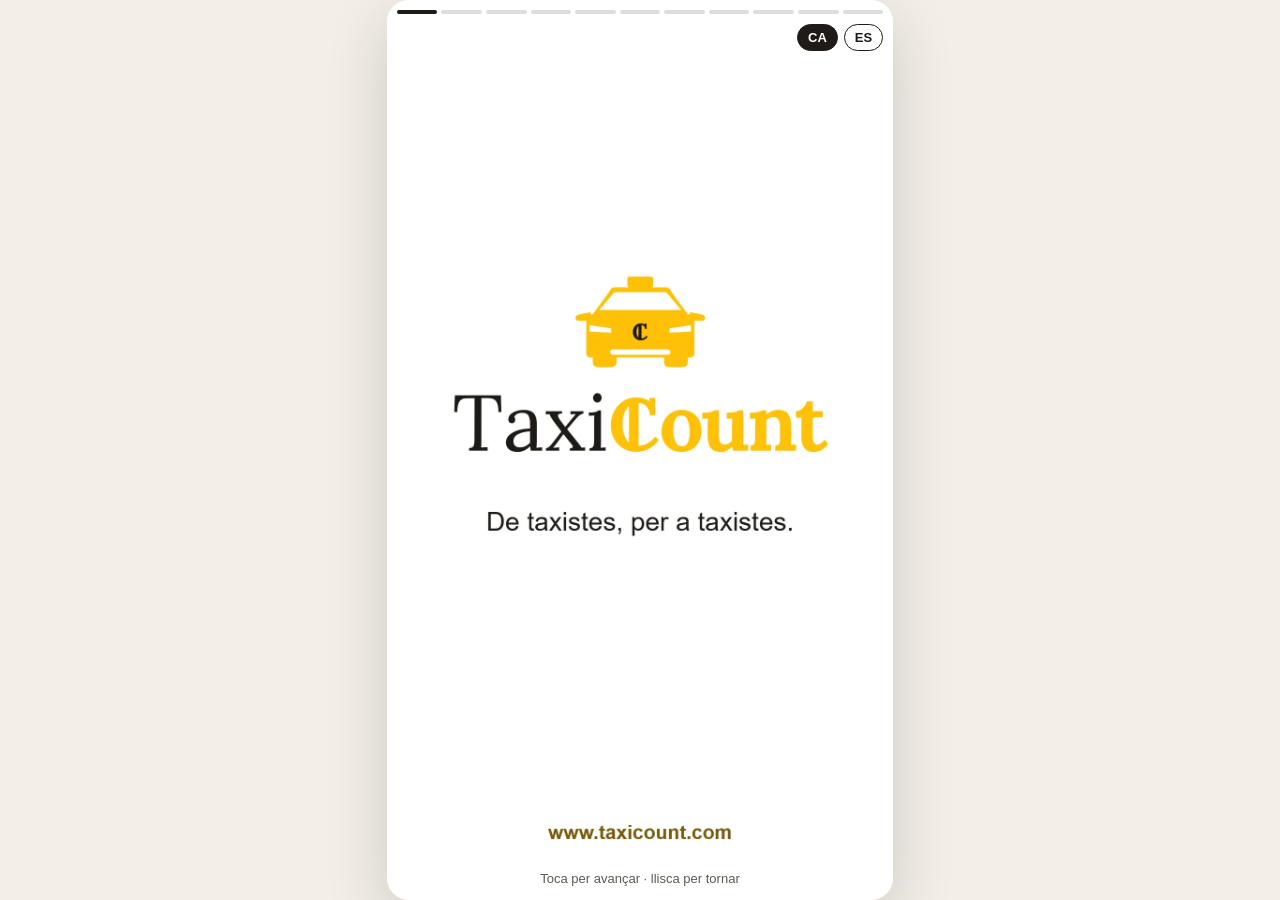
<file: figueres/index.html>
<!doctype html>
<html lang="ca">
<head>
<meta charset="utf-8">
<meta name="viewport" content="width=device-width, initial-scale=1, viewport-fit=cover">
<meta name="robots" content="noindex">
<title>TaxiCount · Associació de Taxis Figueres / Vilafant</title>
<meta name="description" content="Gratis fins al 31 de desembre per a l'Associació de Taxis Figueres / Vilafant. De taxistes, per a taxistes.">
<meta property="og:title" content="TaxiCount · Gratis fins al 31 de desembre">
<meta property="og:description" content="Només per a l'Associació de Taxis Figueres / Vilafant. De taxistes, per a taxistes.">
<meta property="og:image" content="https://www.taxicount.com/figueres/og.jpg">
<meta property="og:url" content="https://www.taxicount.com/figueres/">
<meta name="theme-color" content="#FFC107">
<link rel="icon" href="../assets/brand/isotip.png">
<!-- Presentació per a l'Associació de Taxis Figueres / Vilafant en format «stories».
     Les imatges són les mateixes escenes que el vídeo (registro/presentacion/generador/video.mjs). -->
<style>
  :root { --amber: #FFC107; --ink: #1F1B16; --muted: #5F5A52; --bg: #FFFFFF; --side: #F3EFE8; }
  * { box-sizing: border-box; margin: 0; -webkit-tap-highlight-color: transparent; }
  html, body { height: 100%; background: var(--side); color: var(--ink); font-family: Arial, Helvetica, sans-serif; overflow: hidden; }
  body { display: flex; align-items: center; justify-content: center; }
  .stage { position: relative; height: 100dvh; width: min(100vw, calc(100dvh * 9 / 16)); background: var(--bg); overflow: hidden; user-select: none; touch-action: manipulation; }
  @media (min-width: 700px) { .stage { height: min(100dvh, 940px); width: calc(min(100dvh, 940px) * 9 / 16); border-radius: 22px; box-shadow: 0 20px 60px rgba(31,27,22,.18); } }
  .frame { position: absolute; inset: 0; display: flex; align-items: center; justify-content: center; }
  .box { position: relative; width: 100%; aspect-ratio: 9 / 16; max-height: 100%; }
  .box img { position: absolute; inset: 0; width: 100%; height: 100%; object-fit: contain; display: block; pointer-events: none; }
  .bars { position: absolute; top: max(10px, env(safe-area-inset-top)); left: 10px; right: 10px; display: flex; gap: 4px; z-index: 5; }
  .bar { flex: 1; height: 4px; border-radius: 2px; background: rgba(31,27,22,.15); overflow: hidden; }
  .bar i { display: block; height: 100%; width: 0; background: var(--ink); transition: width .25s; }
  .top { position: absolute; top: calc(max(10px, env(safe-area-inset-top)) + 14px); right: 10px; z-index: 6; display: flex; gap: 6px; }
  .lang { border: 1.5px solid var(--ink); background: rgba(255,255,255,.9); color: var(--ink); font: 700 13px Arial; border-radius: 16px; padding: 5px 10px; cursor: pointer; }
  .lang[aria-pressed="true"] { background: var(--ink); color: #fff; }
  .hit { position: absolute; z-index: 3; cursor: pointer; border: 0; background: transparent; }
  .play { position: absolute; z-index: 4; left: 5.9%; right: 5.9%; bottom: 7.8%; height: 6.25%; border-radius: 999px; display: none; cursor: pointer; }
  .play:focus-visible, .lang:focus-visible { outline: 3px solid var(--amber); outline-offset: 2px; }
  .hint { position: absolute; bottom: max(14px, env(safe-area-inset-bottom)); left: 0; right: 0; text-align: center; font-size: 13px; color: var(--muted); z-index: 5; transition: opacity .6s; pointer-events: none; }
  .again { position: absolute; z-index: 4; left: 50%; transform: translateX(-50%); bottom: 14%; display: none; border: 0; border-radius: 999px; background: var(--ink); color: #fff; font: 700 16px Arial; padding: 12px 22px; cursor: pointer; }
  @media (prefers-reduced-motion: reduce) { .bar i { transition: none !important; } }
</style>
</head>
<body>
<main class="stage" id="stage" aria-roledescription="presentació">
  <div class="bars" id="bars"></div>
  <div class="top">
    <button class="lang" data-l="ca" aria-pressed="true">CA</button>
    <button class="lang" data-l="es" aria-pressed="false">ES</button>
  </div>
  <div class="frame"><div class="box" id="box">
    <img id="img" alt="">
    <a class="play" id="play" href="https://play.google.com/store/apps/details?id=app.taxicount" target="_blank" rel="noopener" aria-label="Google Play"></a>
  </div></div>
  <button class="hit" id="prev" style="left:0;top:0;bottom:0;width:30%" aria-label="Anterior"></button>
  <button class="hit" id="next" style="right:0;top:0;bottom:0;width:70%" aria-label="Següent"></button>
  <button class="again" id="again"></button>
  <div class="hint" id="hint"></div>
</main>
<script>
(() => {
  // [fitxer, segons, text alternatiu]  — mateix ordre que el vídeo
  const N = 11, OFFER = 10; // NO avança sola: només en tocar o lliscar
  const TXT = {
    ca: { hint: 'Toca per avançar · llisca per tornar', again: 'Torna a començar', prev: 'Anterior', next: 'Següent',
      alt: ['TaxiCount. De taxistes, per a taxistes.', 'El teu taxi, sense papers.', 'Apunta la cursa parlant.', 'Totes les curses i despeses, al dia.', 'La jornada, registrada segons la llei.', 'Tota la flota en una pantalla.', 'Cotxes i conductors, sota control: km, ITV i assegurança.', "Agenda de serveis amb notificació d'avís.", "L'informe, ja fet: Excel i PDF.", "Gratis fins al 31 de desembre, només per a l'Associació de Taxis Figueres / Vilafant. Després, cupó TAXICOUNT50: 15 € el primer any per conductor.", 'TaxiCount. www.taxicount.com'] },
    es: { hint: 'Toca para avanzar · desliza para volver', again: 'Volver a empezar', prev: 'Anterior', next: 'Siguiente',
      alt: ['TaxiCount. De taxistas, para taxistas.', 'Tu taxi, sin papeles.', 'Apunta la carrera hablando.', 'Todas tus carreras y gastos, al día.', 'La jornada, registrada como pide la ley.', 'Toda tu flota en una pantalla.', 'Coches y conductores, bajo control: km, ITV y seguro.', 'Agenda de servicios con notificación de aviso.', 'El informe, ya hecho: Excel y PDF.', 'Gratis hasta el 31 de diciembre, solo para la Asociación de Taxis Figueres / Vilafant. Después, cupón TAXICOUNT50: 15 € el primer año por conductor.', 'TaxiCount. www.taxicount.com'] },
  };
  let lang = 'ca';
  try {
    const q = new URLSearchParams(location.search).get('lang');
    lang = q === 'es' || q === 'ca' ? q : (localStorage.getItem('tc_lang') || ((navigator.language || '').toLowerCase().startsWith('es') ? 'es' : 'ca'));
  } catch (e) { /* sense emmagatzematge: català */ }
  if (lang !== 'es') lang = 'ca';

  const $ = (id) => document.getElementById(id);
  const img = $('img'), bars = $('bars'), play = $('play'), again = $('again'), hint = $('hint');
  for (let i = 0; i < N; i++) bars.insertAdjacentHTML('beforeend', '<div class="bar"><i></i></div>');
  const fills = [...bars.querySelectorAll('i')];
  const src = (i) => `img/${lang}/${String(i + 1).padStart(2, '0')}.webp`;
  const cache = {};
  const preload = () => { for (let i = 0; i < N; i++) { const k = src(i); if (!cache[k]) { cache[k] = new Image(); cache[k].src = k; } } };

  let cur = 0;
  function show(i) {
    cur = Math.max(0, Math.min(N - 1, i));
    img.src = src(cur);
    img.alt = TXT[lang].alt[cur];
    play.style.display = cur === OFFER - 1 ? 'block' : 'none';
    again.style.display = cur === N - 1 ? 'block' : 'none';
    fills.forEach((f, k) => { f.style.width = k <= cur ? '100%' : '0'; });
    hint.style.opacity = cur === 0 ? '1' : '0';
  }
  function setLang(l) {
    lang = l;
    try { localStorage.setItem('tc_lang', l); } catch (e) {}
    document.documentElement.lang = l;
    document.querySelectorAll('.lang').forEach((b) => b.setAttribute('aria-pressed', String(b.dataset.l === l)));
    hint.textContent = TXT[l].hint; again.textContent = TXT[l].again;
    $('prev').setAttribute('aria-label', TXT[l].prev); $('next').setAttribute('aria-label', TXT[l].next);
    preload(); img.src = src(cur); img.alt = TXT[l].alt[cur];
  }

  let skip = false; // un lliscament no compta com a toc
  $('next').addEventListener('click', () => { if (skip) { skip = false; return; } show(cur + 1); });
  $('prev').addEventListener('click', () => { if (skip) { skip = false; return; } show(cur - 1); });
  again.addEventListener('click', () => show(0));
  document.querySelectorAll('.lang').forEach((b) => b.addEventListener('click', (e) => { e.stopPropagation(); setLang(b.dataset.l); }));
  document.addEventListener('keydown', (e) => {
    if (e.key === 'ArrowRight' || e.key === ' ') { e.preventDefault(); show(cur + 1); }
    if (e.key === 'ArrowLeft') show(cur - 1);
  });
  // Lliscar = canviar de pantalla
  let x0 = null;
  const stage = $('stage');
  stage.addEventListener('pointerdown', (e) => { x0 = e.clientX; });
  stage.addEventListener('pointerup', (e) => {
    const dx = x0 == null ? 0 : e.clientX - x0; x0 = null;
    if (Math.abs(dx) > 50) { skip = true; show(cur + (dx < 0 ? 1 : -1)); }
    setTimeout(() => { skip = false; }, 400);
  });
  stage.addEventListener('pointercancel', () => { x0 = null; });

  setLang(lang); show(0);
})();
</script>
</body>
</html>
</file>
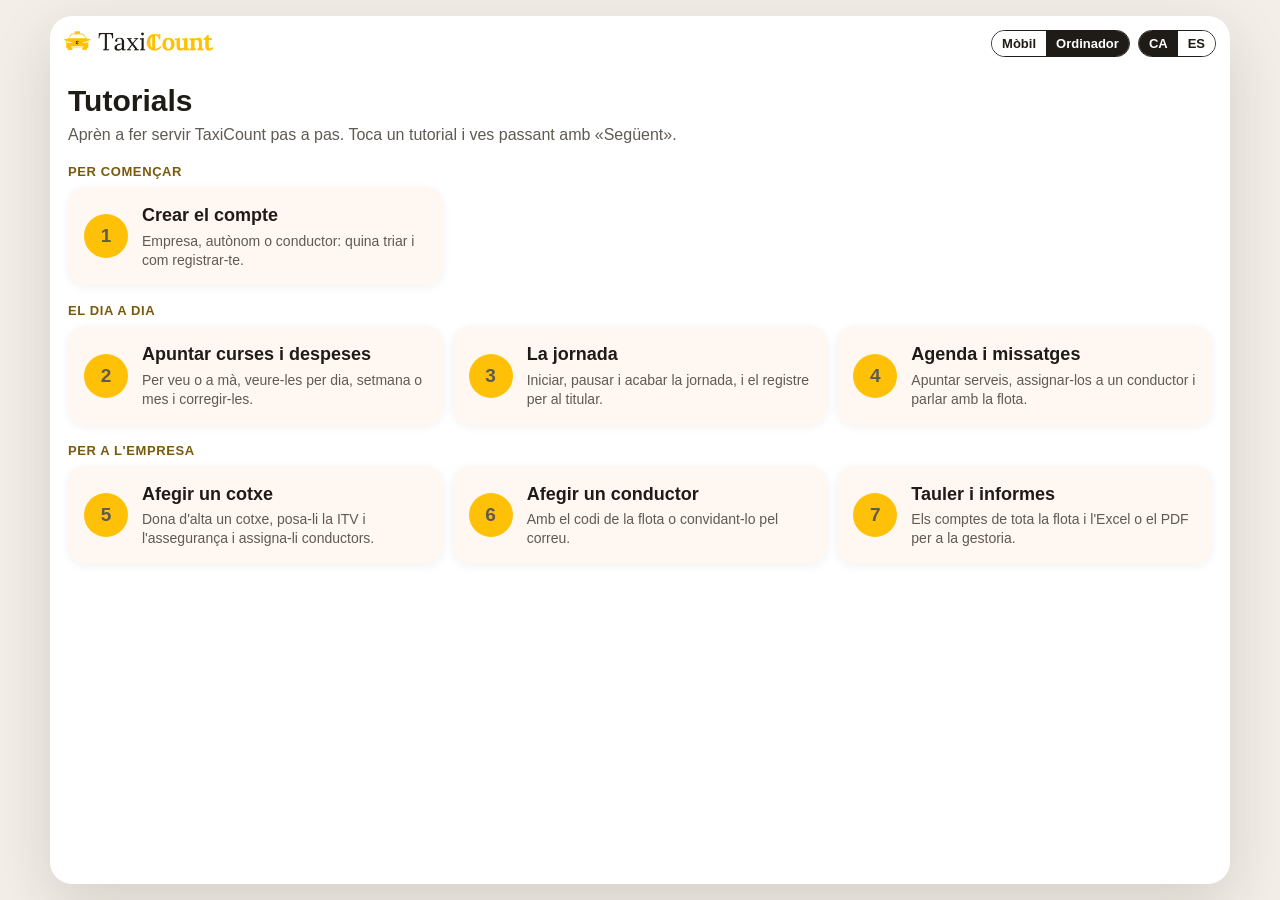
<file: tutorials/index.html>
<!doctype html>
<html lang="ca">
<head>
<meta charset="utf-8">
<meta name="viewport" content="width=device-width, initial-scale=1, viewport-fit=cover">
<title>TaxiCount · Tutorials</title>
<meta name="description" content="Aprèn a fer servir TaxiCount pas a pas: crear el compte, curses, jornada, agenda, cotxes, conductors i informes.">
<meta property="og:title" content="TaxiCount · Tutorials">
<meta property="og:description" content="Aprèn a fer servir TaxiCount pas a pas, al mòbil i a l'ordinador.">
<meta property="og:image" content="https://www.taxicount.com/tutorials/og.jpg">
<meta name="theme-color" content="#FFC107">
<link rel="icon" href="../assets/brand/isotip.png">
<!-- Tutorials pas a pas amb captures reals de l'app (demo local) i rectangles de la posició
     REAL de cada botó. Dades a data.js (generat per registro/presentacion/generador/build_tut.py).
     ?t=<slug|número> obre un tutorial · ?p=pc|mobil força la versió · ?lang=ca|es -->
<style>
  :root { --amber: #FFC107; --amber-dk: #7A5A0B; --ink: #1F1B16; --muted: #5F5A52; --side: #F3EFE8; --card: #FFF8F2; }
  * { box-sizing: border-box; margin: 0; -webkit-tap-highlight-color: transparent; }
  html, body { height: 100%; background: var(--side); color: var(--ink); font-family: Arial, Helvetica, sans-serif; }
  body { display: flex; justify-content: center; }
  .app { position: relative; width: min(100vw, 520px); height: 100dvh; background: #fff; display: flex; flex-direction: column; overflow: hidden; }
  body.pc .app { width: min(100vw, 1180px); }
  @media (min-width: 700px) { .app { margin: 16px 0; height: calc(100dvh - 32px); border-radius: 22px; box-shadow: 0 20px 60px rgba(31,27,22,.15); } }
  .bar { display: flex; align-items: center; gap: 8px; padding: max(12px, env(safe-area-inset-top)) 14px 8px; flex-wrap: wrap; }
  .bar img { height: 30px; }
  .grow { flex: 1; }
  .seg { display: inline-flex; border: 1.5px solid var(--ink); border-radius: 16px; overflow: hidden; }
  .seg button { border: 0; background: #fff; color: var(--ink); font: 700 13px Arial; padding: 5px 10px; cursor: pointer; }
  .seg button[aria-pressed="true"] { background: var(--ink); color: #fff; }
  .x { border: 0; background: transparent; font-size: 26px; line-height: 1; padding: 4px 8px; cursor: pointer; color: var(--ink); }
  .menu { padding: 8px 18px 28px; flex: 1; overflow: auto; }
  .menu h1 { font-size: 30px; margin: 10px 0 6px; }
  .menu p.lead { color: var(--muted); font-size: 16px; line-height: 1.4; margin-bottom: 14px; }
  .menu h3 { font-size: 13px; text-transform: uppercase; letter-spacing: .6px; color: var(--amber-dk); margin: 18px 0 8px; }
  .grid { display: grid; gap: 10px; }
  body.pc .grid { grid-template-columns: repeat(3, 1fr); }
  .tcard { display: flex; gap: 14px; align-items: center; width: 100%; text-align: left; border: 0; border-radius: 18px; padding: 16px; cursor: pointer; background: var(--card); box-shadow: 0 2px 10px rgba(31,27,22,.06); }
  .tcard .n { flex: none; width: 44px; height: 44px; border-radius: 50%; background: var(--amber); font: 700 19px Arial; display: flex; align-items: center; justify-content: center; }
  .tcard b { display: block; font-size: 18px; margin-bottom: 4px; color: var(--ink); }
  .tcard span { color: var(--muted); font-size: 14px; line-height: 1.35; }
  .viewer { display: none; flex: 1; flex-direction: column; min-height: 0; }
  .prog { display: flex; gap: 4px; padding: 0 14px 6px; }
  .prog i { flex: 1; height: 4px; border-radius: 2px; background: rgba(31,27,22,.15); }
  .prog i.on { background: var(--ink); }
  .head { padding: 6px 18px 4px; }
  .step-n { font: 700 13px Arial; color: var(--amber-dk); text-transform: uppercase; letter-spacing: .5px; }
  .head h2 { font-size: 22px; line-height: 1.15; margin: 3px 0 4px; }
  .head p { font-size: 15.5px; line-height: 1.38; color: var(--muted); }
  body.pc .head h2 { font-size: 26px; } body.pc .head p { font-size: 17px; }
  .stage { position: relative; flex: 1; display: flex; padding: 8px 14px 4px; min-height: 240px; }
  .dev { position: relative; flex: 1; background: #16130f; border-radius: 30px; padding: 7px; box-shadow: 0 16px 40px rgba(31,27,22,.22); cursor: zoom-in; }
  body.pc .dev { border-radius: 16px; padding: 10px; }
  .dev.doc { background: #e7e3dc; border-radius: 12px; padding: 0; box-shadow: none; }
  .screen { position: absolute; inset: 7px; border-radius: 24px; overflow: hidden; background: var(--card); }
  body.pc .screen { inset: 10px; border-radius: 6px; }
  .dev.doc .screen { inset: 0; border-radius: 12px; background: #e7e3dc; }
  .canvas { position: absolute; left: 0; top: 0; width: 100%; transition: transform .35s ease; }
  .canvas img { width: 100%; height: auto; display: block; }
  .ring { position: absolute; border: 3px solid var(--amber); border-radius: 12px; box-shadow: 0 0 0 4px rgba(255,193,7,.35); animation: pulse 1.6s ease-in-out infinite; pointer-events: none; }
  @keyframes pulse { 50% { box-shadow: 0 0 0 10px rgba(255,193,7,.15); } }
  .zoomhint { position: absolute; right: 14px; bottom: 14px; background: rgba(31,27,22,.75); color: #fff; font: 700 12px Arial; border-radius: 12px; padding: 5px 9px; pointer-events: none; }
  .info { flex: 1; padding: 6px 18px 10px; overflow: auto; }
  body.pc .info { display: grid; grid-template-columns: repeat(3, 1fr); gap: 12px; align-content: start; }
  .info[hidden] { display: none !important; }
  .opt { border-radius: 16px; padding: 14px 16px; margin-bottom: 10px; color: #fff; }
  .opt b { display: block; font-size: 17px; margin-bottom: 4px; }
  .opt span { font-size: 14.5px; line-height: 1.4; opacity: .95; }
  .note { font-size: 14.5px; line-height: 1.4; color: var(--muted); background: var(--card); border-radius: 12px; padding: 12px 14px; }
  body.pc .note { grid-column: 1 / -1; }
  .nav { display: flex; gap: 10px; padding: 8px 14px max(12px, env(safe-area-inset-bottom)); }
  body.pc .nav { max-width: 520px; width: 100%; margin: 0 auto; }
  .nav button { flex: 1; height: 48px; border-radius: 26px; font: 700 17px Arial; cursor: pointer; }
  .prev { background: #fff; border: 2px solid #DDD6CB; color: var(--ink); }
  .next { background: var(--ink); border: 0; color: #fff; }
  .nav button:disabled { opacity: .35; cursor: default; }
  .full { position: fixed; inset: 0; z-index: 20; background: rgba(20,17,13,.92); display: none; overflow: auto; }
  .full .wrap { position: relative; width: min(100vw, 520px); margin: 0 auto; padding: 56px 12px 24px; }
  body.pc .full .wrap { width: min(100vw, 1400px); }
  .full .canvas { position: relative; transition: none; border-radius: 12px; overflow: hidden; }
  .full .x { position: fixed; top: 10px; right: 10px; color: #fff; font-size: 30px; z-index: 21; }
  button:focus-visible, .dev:focus-visible { outline: 3px solid var(--amber); outline-offset: 2px; }
  @media (prefers-reduced-motion: reduce) { .ring { animation: none; } .canvas { transition: none; } }
</style>
</head>
<body>
<div class="app">
  <div class="bar">
    <button class="x" id="close" hidden>&#8592;</button>
    <img src="marca.png" alt="TaxiCount" id="logo">
    <div class="grow"></div>
    <div class="seg"><button data-p="phone"></button><button data-p="pc"></button></div>
    <div class="seg"><button data-l="ca">CA</button><button data-l="es">ES</button></div>
  </div>
  <section class="menu" id="menu"></section>
  <section class="viewer" id="viewer">
    <div class="prog" id="prog"></div>
    <div class="head"><div class="step-n" id="stepn"></div><h2 id="title"></h2><p id="text"></p></div>
    <div class="stage" id="stage"><div class="dev" id="dev" role="button" tabindex="0"><div class="screen" id="screen"><div class="canvas" id="canvas"><img id="shot" alt=""><div class="ring" id="ring"></div></div></div><span class="zoomhint" id="zoomhint"></span></div></div>
    <div class="info" id="info" hidden></div>
    <div class="nav"><button class="prev" id="prev"></button><button class="next" id="next"></button></div>
  </section>
</div>
<div class="full" id="full"><button class="x" id="fullx" aria-label="X">&#215;</button><div class="wrap"><div class="canvas" id="fullc"><img id="fullimg" alt=""><div class="ring" id="fullring"></div></div></div></div>
<script src="data.js"></script>
<script>
(() => {
  const D = window.TUT, $ = (id) => document.getElementById(id);
  const qs = new URLSearchParams(location.search);
  let lang = 'ca', plat = 'phone';
  try { lang = qs.get('lang') || localStorage.getItem('tc_lang') || ((navigator.language || '').toLowerCase().startsWith('es') ? 'es' : 'ca'); } catch (e) {}
  if (lang !== 'es') lang = 'ca';
  // Ordinador si la pantalla és gran i amb ratolí; es pot forçar amb ?p=pc|mobil o amb el botó.
  const q = qs.get('p');
  plat = q === 'pc' ? 'pc' : (q === 'mobil' || q === 'movil' || q === 'phone') ? 'phone'
    : (window.innerWidth >= 900 && matchMedia('(pointer: fine)').matches ? 'pc' : 'phone');
  const tutOrder = D.tuts.map((t, i) => i).sort((a, b) => D.tuts[a].group - D.tuts[b].group || a - b);
  let tut = -1, step = 0;
  const steps = () => D.tuts[tut].steps.filter((s) => s.info || (s.img && s.img[plat]));
  const cur = () => steps()[step];

  function renderMenu() {
    const u = D.ui[lang];
    let h = `<h1>${u.title}</h1><p class="lead">${u.lead}</p>`, n = 0;
    [0, 1, 2].forEach((g) => {
      const items = tutOrder.filter((i) => D.tuts[i].group === g);
      h += `<h3>${u.groups[g]}</h3><div class="grid">` + items.map((i) => { n++; const t = D.tuts[i]; return `<button class="tcard" data-t="${i}"><span class="n">${n}</span><span><b>${t.name[lang]}</b><span>${t.sub[lang]}</span></span></button>`; }).join('') + '</div>';
    });
    $('menu').innerHTML = h;
    $('menu').querySelectorAll('.tcard').forEach((b) => b.addEventListener('click', () => open(+b.dataset.t)));
  }
  function open(i) { tut = i; step = 0; $('menu').style.display = 'none'; $('viewer').style.display = 'flex'; $('close').hidden = false; $('logo').style.display = 'none'; render(); }
  function close() { tut = -1; $('menu').style.display = 'block'; $('viewer').style.display = 'none'; $('close').hidden = true; $('logo').style.display = ''; renderMenu(); }
  function ringOf(s) { return s.ring && s.ring[plat] && s.ring[plat][lang]; }
  function dimOf(s) { return s.doc ? null : D.dim[plat]; }
  function placeRing(el, r, dim) {
    if (!r || !dim) { el.style.display = 'none'; return; }
    // Marge de 4 px al voltant, però sense sortir de la captura (elements d'amplada completa).
    const pad = 4; el.style.display = 'block';
    const x0 = Math.max(2, r[0] - pad), y0 = Math.max(2, r[1] - pad);
    const x1 = Math.min(dim[0] - 2, r[0] + r[2] + pad), y1 = Math.min(dim[1] - 2, r[1] + r[3] + pad);
    el.style.left = (x0 / dim[0] * 100) + '%'; el.style.top = (y0 / dim[1] * 100) + '%';
    el.style.width = ((x1 - x0) / dim[0] * 100) + '%'; el.style.height = ((y1 - y0) / dim[1] * 100) + '%';
  }
  function render() {
    const u = D.ui[lang], t = D.tuts[tut], ss = steps(), s = ss[step], n = ss.length;
    $('prog').innerHTML = ss.map((_, k) => `<i class="${k <= step ? 'on' : ''}"></i>`).join('');
    $('stepn').textContent = `${t.name[lang]} · ${u.step.replace('{n}', step + 1).replace('{t}', n)}`;
    $('title').textContent = s.t[lang];
    $('text').textContent = s.x ? s.x[lang] : '';
    if (s.info) {
      $('stage').style.display = 'none'; $('info').hidden = false;
      $('info').innerHTML = s.opts[lang].map(([c, h, p]) => `<div class="opt" style="background:${c}"><b>${h}</b><span>${p}</span></div>`).join('') + `<div class="note">${s.note[lang]}</div>`;
    } else {
      $('info').hidden = true; $('stage').style.display = 'flex';
      $('dev').classList.toggle('doc', !!s.doc);
      $('shot').onload = focus;
      $('shot').src = s.img[plat][lang]; $('shot').alt = s.t[lang];
      placeRing($('ring'), ringOf(s), dimOf(s));
      $('zoomhint').textContent = u.zoom;
      if ($('shot').complete) focus();
    }
    $('prev').textContent = u.prev; $('prev').disabled = step === 0;
    $('next').textContent = step === n - 1 ? u.done : u.next;
    const nx = ss[step + 1]; if (nx && nx.img && nx.img[plat]) { const im = new Image(); im.src = nx.img[plat][lang]; }
  }
  // La imatge omple l'amplada; si és més alta que l'espai, es desplaça fins al rectangle.
  // A l'ordinador (i els documents) es veu sencera, ajustada a l'espai.
  function focus() {
    if (tut < 0) return; const s = cur(); if (!s || s.info) return;
    const img = $('shot'), W = $('screen').clientWidth, Hc = $('screen').clientHeight;
    const ratio = img.naturalWidth ? img.naturalHeight / img.naturalWidth : D.dim[plat][1] / D.dim[plat][0];
    let w = W, H = W * ratio;
    if ((s.doc || plat === 'pc') && H > Hc) { H = Hc; w = Hc / ratio; }
    $('canvas').style.width = w + 'px'; $('canvas').style.left = ((W - w) / 2) + 'px';
    const r = ringOf(s), dim = dimOf(s);
    const y = r && dim ? (r[1] + r[3] / 2) / dim[1] * H : 0;
    const off = H <= Hc ? -(Hc - H) / 2 : Math.max(0, Math.min(H - Hc, y - Hc / 2));
    $('canvas').style.transform = `translateY(${-off}px)`;
  }
  function openFull() {
    const s = cur(); if (!s || s.info) return;
    $('fullimg').src = s.img[plat][lang]; $('fullimg').alt = s.t[lang];
    placeRing($('fullring'), ringOf(s), dimOf(s));
    $('full').style.display = 'block'; $('full').scrollTop = 0;
  }
  function go(dlt) { const n = steps().length; if (step + dlt >= n) return close(); step = Math.max(0, step + dlt); render(); }
  function setLang(l) {
    lang = l; try { localStorage.setItem('tc_lang', l); } catch (e) {}
    document.documentElement.lang = l;
    document.querySelectorAll('[data-l]').forEach((b) => b.setAttribute('aria-pressed', String(b.dataset.l === l)));
    document.querySelectorAll('[data-p]').forEach((b) => { b.textContent = D.ui[l][b.dataset.p]; });
    $('close').setAttribute('aria-label', D.ui[l].menu);
    if (tut < 0) renderMenu(); else render();
  }
  function setPlat(p) {
    plat = p; document.body.classList.toggle('pc', p === 'pc');
    document.querySelectorAll('[data-p]').forEach((b) => b.setAttribute('aria-pressed', String(b.dataset.p === p)));
    if (tut < 0) renderMenu(); else { step = Math.min(step, steps().length - 1); render(); }
  }
  $('next').addEventListener('click', () => go(1));
  $('prev').addEventListener('click', () => go(-1));
  $('close').addEventListener('click', close);
  $('dev').addEventListener('click', openFull);
  $('dev').addEventListener('keydown', (e) => { if (e.key === 'Enter') openFull(); });
  $('fullx').addEventListener('click', () => { $('full').style.display = 'none'; });
  $('full').addEventListener('click', (e) => { if (e.target === $('full')) $('full').style.display = 'none'; });
  document.querySelectorAll('[data-l]').forEach((b) => b.addEventListener('click', () => setLang(b.dataset.l)));
  document.querySelectorAll('[data-p]').forEach((b) => b.addEventListener('click', () => setPlat(b.dataset.p)));
  window.addEventListener('resize', focus);
  document.addEventListener('keydown', (e) => {
    if ($('full').style.display === 'block') { if (e.key === 'Escape') $('full').style.display = 'none'; return; }
    if (tut < 0) return;
    if (e.key === 'ArrowRight') go(1); if (e.key === 'ArrowLeft') go(-1); if (e.key === 'Escape') close();
  });
  let x0 = null;
  $('viewer').addEventListener('pointerdown', (e) => { x0 = e.clientX; });
  $('viewer').addEventListener('pointerup', (e) => { if (x0 == null) return; const dx = e.clientX - x0; x0 = null; if (Math.abs(dx) > 60) go(dx < 0 ? 1 : -1); });
  setPlat(plat); setLang(lang);
  // ?t=slug o número (1 = primer del menú)
  const tq = qs.get('t');
  if (tq) { const bySlug = D.tuts.findIndex((t) => t.slug === tq); const byNum = tutOrder[(+tq || 0) - 1]; const i = bySlug >= 0 ? bySlug : byNum; if (i != null && i >= 0) open(i); }
})();
</script>
</body>
</html>
</file>
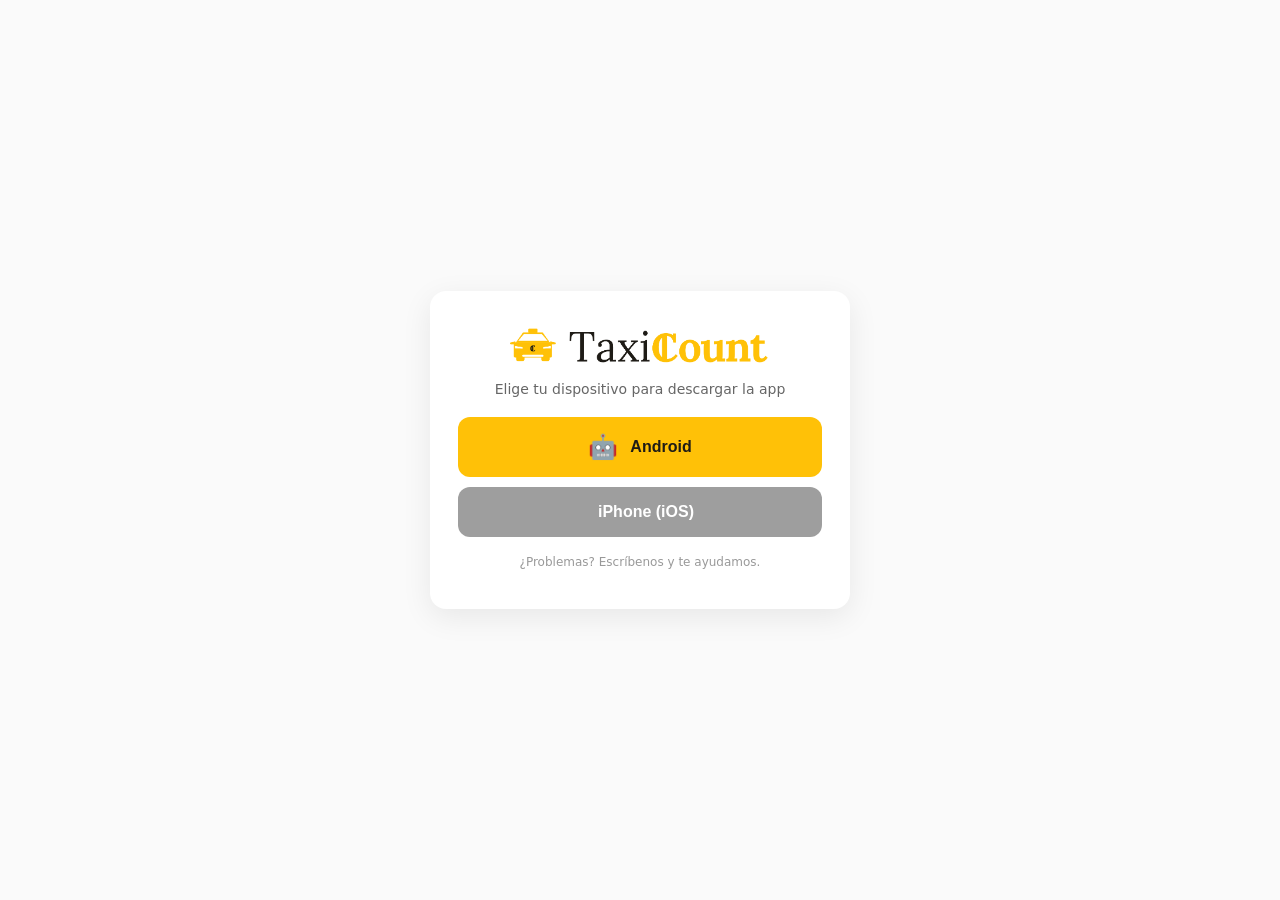
<file: download.html>
<!DOCTYPE html>
<html lang="es">
<head>
  <meta charset="UTF-8" />
  <meta name="viewport" content="width=device-width, initial-scale=1.0" />
  <title>Descargar TaxiCount</title>
  <style>
    /* Ambar de marca, el mismo que la carroceria del isotipo. Sobre el va
       texto negro: en blanco no se leeria. */
    :root { --amber: #FFC107; --amber-d: #1E1B16; }
    * { box-sizing: border-box; }
    body {
      margin: 0; font-family: -apple-system, system-ui, Segoe UI, Roboto, sans-serif;
      background: #fafafa; color: #222; display: flex; min-height: 100vh;
      align-items: center; justify-content: center; padding: 24px;
    }
    .card {
      background: #fff; max-width: 420px; width: 100%; border-radius: 16px;
      box-shadow: 0 8px 30px rgba(0,0,0,.08); padding: 28px; text-align: center;
    }
    /* El nombre va como imagen, no como texto: compuesto con la fuente del
       sistema no es la marca (esta en Lora, con la ligadura haciendo de C). */
    h1 { margin: 4px 0 6px; }
    h1 img { width: 100%; max-width: 260px; height: auto; display: block; margin: 0 auto; }
    p.sub { margin: 0 0 20px; color: #666; font-size: 14px; }
    .btn {
      display: flex; align-items: center; gap: 12px; width: 100%; border: none;
      border-radius: 12px; padding: 16px; margin: 10px 0; font-size: 16px;
      font-weight: 600; cursor: pointer; text-decoration: none; color: #fff;
      justify-content: center;
    }
    .android { background: var(--amber); color: #1E1B16; }
    .ios { background: #9e9e9e; }
    .ico { font-size: 24px; }
    .panel {
      display: none; text-align: left; background: #fff8e1; border-radius: 12px;
      padding: 16px; margin-top: 14px; font-size: 14px; line-height: 1.5;
    }
    .panel.show { display: block; }
    .panel ol { margin: 8px 0 0; padding-left: 20px; }
    .dl {
      display: inline-block; background: var(--amber-d); color: #fff;
      padding: 12px 18px; border-radius: 10px; text-decoration: none;
      font-weight: 700; margin: 10px 0;
    }
    .muted { color: #888; font-size: 13px; }
    .hint { font-size: 12px; color: #999; margin-top: 18px; }
  </style>
</head>
<body>
  <div class="card">
    <h1><img src="marca.png" alt="TaxiCount" /></h1>
    <p class="sub">Elige tu dispositivo para descargar la app</p>

    <button class="btn android" onclick="show('android')">
      <span class="ico">🤖</span> Android
    </button>
    <button class="btn ios" onclick="show('ios')">
      <span class="ico"></span> iPhone (iOS)
    </button>

    <div id="android" class="panel">
      <strong>Instalar en Android</strong>
      <a class="dl" href="https://github.com/TaxiCountUser/Didac/releases/latest/download/app-release.apk">⬇️ Descargar APK</a>
      <ol>
        <li>Pulsa <b>Descargar APK</b> (pesa ~22 MB; espera a que termine).</li>
        <li>Si la barra del navegador se queda en 100%, abre <b>Archivos → Descargas</b> y toca <b>app-release.apk</b> (ya está descargado).</li>
        <li>Si te lo pide, permite <b>“instalar apps de esta fuente”</b> (solo la primera vez).</li>
        <li>Pulsa <b>Instalar</b>. Si ya la tenías, se actualiza conservando tus datos.</li>
      </ol>
      <p class="muted">Las próximas versiones te avisarán dentro de la app para actualizar.</p>
    </div>

    <div id="ios" class="panel">
      <strong>iPhone (iOS)</strong>
      <p>De momento <b>TaxiCount está disponible solo para Android</b>. La versión para iPhone llegará más adelante (a través de la App Store).</p>
      <p class="muted">Mientras tanto, puedes usar TaxiCount desde el navegador del iPhone en la versión web.</p>
    </div>

    <p class="hint">¿Problemas? Escríbenos y te ayudamos.</p>
  </div>

  <script>
    function show(which) {
      document.getElementById('android').classList.toggle('show', which === 'android');
      document.getElementById('ios').classList.toggle('show', which === 'ios');
    }
    // Sugerencia automática según el dispositivo.
    var ua = navigator.userAgent || '';
    if (/android/i.test(ua)) show('android');
    else if (/iphone|ipad|ipod/i.test(ua)) show('ios');
  </script>
</body>
</html>
</file>
